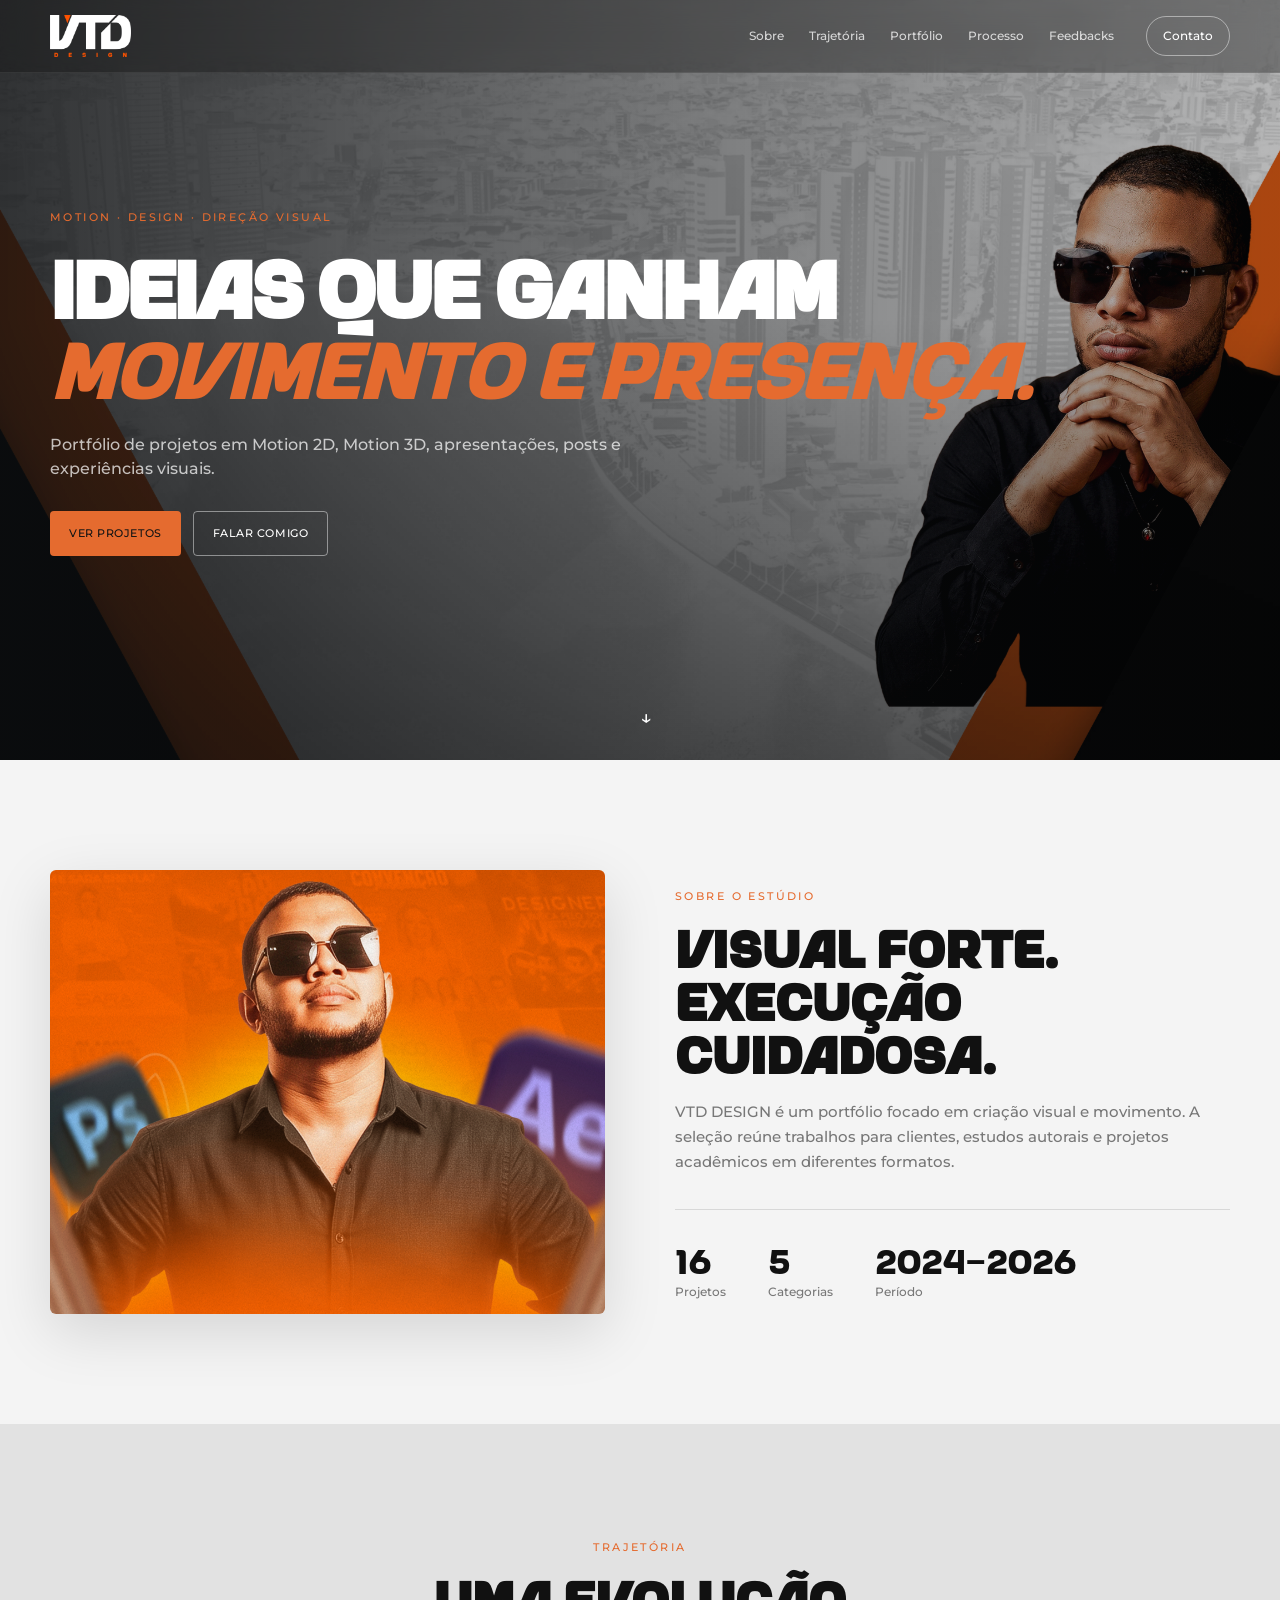
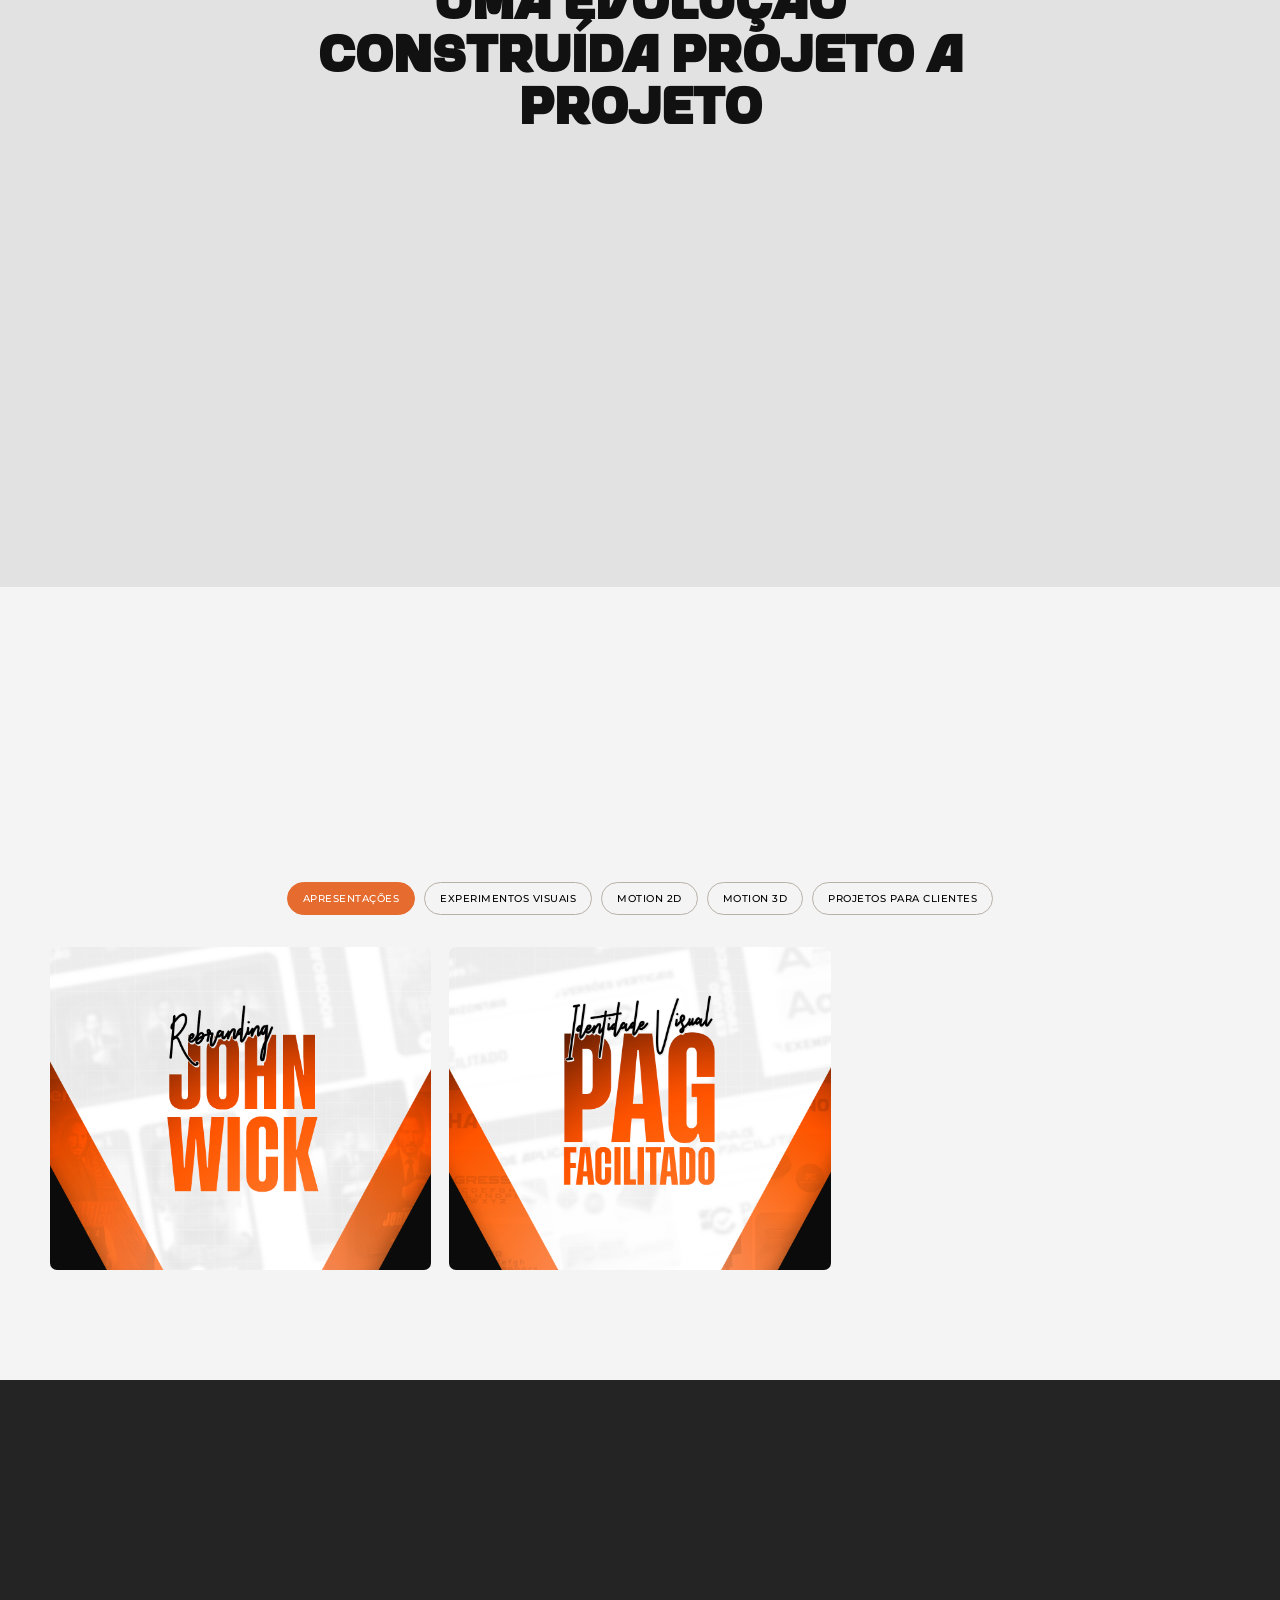
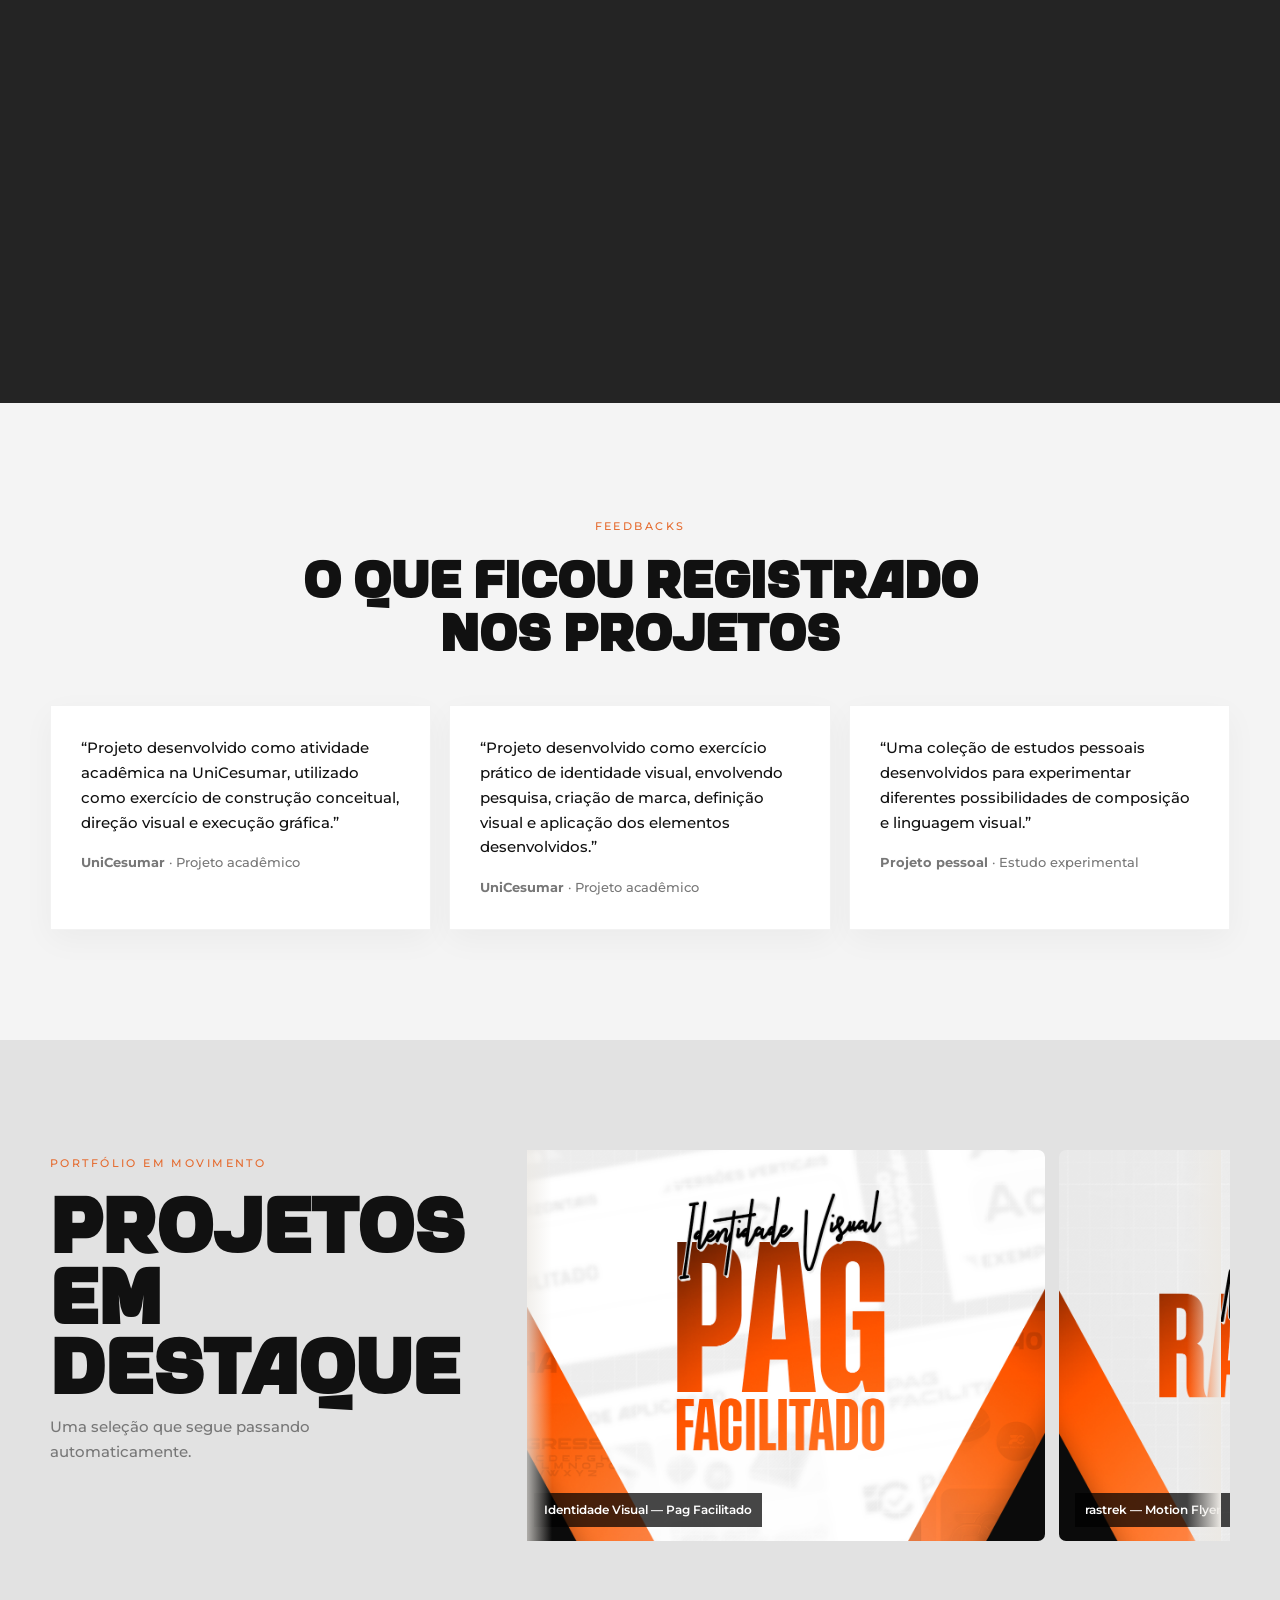
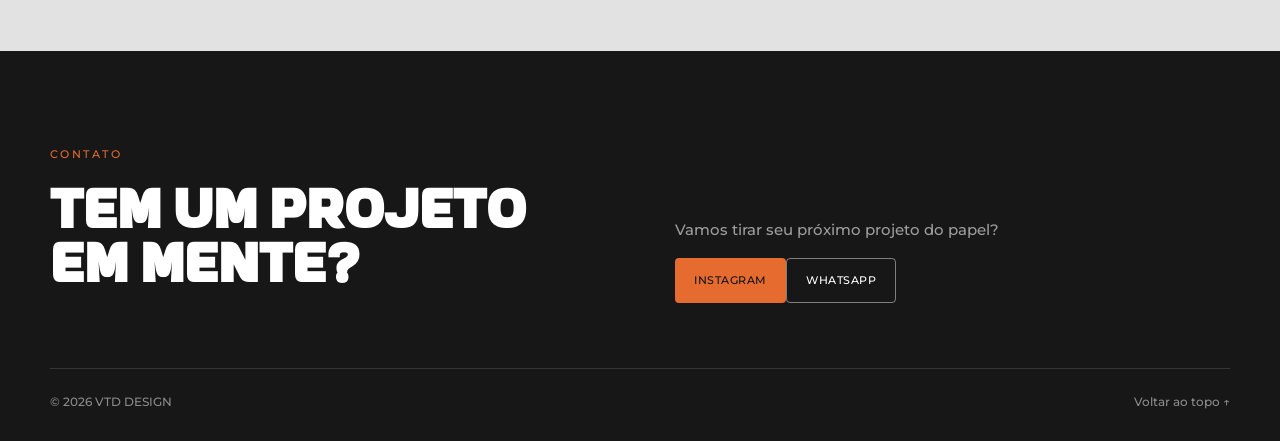
<file: index.html>
<!doctype html>
<html lang="pt-BR">
<head>
  <meta charset="utf-8">
  <meta name="viewport" content="width=device-width,initial-scale=1">
  <meta name="description" content="VTD DESIGN — portfólio de Motion Design, Design Gráfico e projetos visuais.">
  <meta name="theme-color" content="#f4f1ec">
  <title>VTD DESIGN — Portfólio</title>
  <link rel="icon" href="assets/favicon.png">
    <link rel="stylesheet" href="css/fonts.css">
  <link rel="stylesheet" href="css/site.css">
</head>
<body>
<header class="topbar" id="topo">
  <div class="shell nav-wrap">
    <a class="brand" href="#topo">
  <img src="assets/vtd-logo.png" alt="VTD Design">
</a>
    <nav class="desktop-nav" aria-label="Navegação principal">
      <a href="#sobre">Sobre</a><a href="#trajetoria">Trajetória</a><a href="#trabalhos">Portfólio</a><a href="#processo">Processo</a><a href="#feedbacks">Feedbacks</a>
    </nav>
    <a class="contact-pill" href="#contato">Contato</a>
  </div>
</header>

<main>

<section class="hero section-dark" id="hero">

  <div class="hero-background" id="heroBackground" aria-hidden="true">
    <img id="heroImage" src="assets/home-hero.jpg" alt="">
  </div>

  <div class="hero-overlay" aria-hidden="true"></div>

  <div class="shell hero-grid hero-single">

    <div class="hero-copy reveal">

      <span class="eyebrow">
        MOTION · DESIGN · DIREÇÃO VISUAL
      </span>

      <h1>
        Ideias que ganham<br>
        <em>movimento e presença.</em>
      </h1>

      <p>
        Portfólio de projetos em Motion 2D, Motion 3D,
        apresentações, posts e experiências visuais.
      </p>

      <div class="hero-actions">
        <a class="btn btn-accent" href="#trabalhos">
          Ver projetos
        </a>

        <a class="btn btn-ghost" href="#contato">
          Falar comigo
        </a>
      </div>

    </div>

  </div>

  <a href="#sobre" class="scroll-cue" aria-label="Ir para Sobre">
    ↓
  </a>

</section>

<section class="section light" id="sobre">
  <div class="shell about-grid">
    <div class="about-visual reveal"><div class="frame"><img data-project-img="2" src="assets/placeholder.jpg" alt="Trabalho visual"></div></div>
    <div class="about-copy reveal">
      <span class="eyebrow brown">SOBRE O ESTÚDIO</span>
      <h2>Visual forte.<br>Execução cuidadosa.</h2>
      <p>VTD DESIGN é um portfólio focado em criação visual e movimento. A seleção reúne trabalhos para clientes, estudos autorais e projetos acadêmicos em diferentes formatos.</p>
      <div class="stats"><div><strong id="projectCount">—</strong><span>Projetos</span></div><div><strong id="categoryCount">—</strong><span>Categorias</span></div><div><strong id="yearRange">—</strong><span>Período</span></div></div>
    </div>
  </div>
</section>

<section class="section career" id="trajetoria">
  <div class="shell">
    <div class="section-head center reveal"><span class="eyebrow brown">TRAJETÓRIA</span><h2>Uma evolução construída projeto a projeto</h2></div>
    <div class="career-grid">
      <article class="career-card reveal"><span>01</span><h3>Projetos acadêmicos</h3><p>Exploração de direção de arte, identidade visual, tipografia, apresentações e motion aplicada a briefings acadêmicos.</p></article>
      <article class="career-card reveal"><span>02</span><h3>Projetos autorais</h3><p>Estudos de tracking, integração 3D, shaders, iluminação, composição e experimentação visual.</p></article>
      <article class="career-card reveal"><span>03</span><h3>Trabalhos para clientes</h3><p>Peças para redes sociais, vídeos comerciais, campanhas, animação de marcas e apresentações institucionais.</p></article>
    </div>
  </div>
</section>

<section class="section light" id="trabalhos">
  <div class="shell">
    <div class="section-head center reveal"><span class="eyebrow brown">PORTFÓLIO</span><h2>Projetos selecionados</h2><p>Filtre por categoria e abra qualquer projeto para ver os detalhes.</p></div>
    <div class="filters" id="filters"></div>
    <div class="projects-grid" id="projectsGrid"><div class="loading">Carregando projetos…</div></div>
  </div>
</section>

<section class="section process" id="processo">
  <div class="shell">
    <div class="section-head center inverse reveal"><span class="eyebrow warm">PROCESSO</span><h2>Da ideia ao resultado</h2><p>Uma estrutura simples para transformar intenção em comunicação visual.</p></div>
    <div class="process-grid"><div class="step reveal"><b>01</b><h3>Entender</h3><p>Objetivo, público, mensagem e referências.</p></div><div class="step reveal"><b>02</b><h3>Direcionar</h3><p>Conceito, linguagem e organização visual.</p></div><div class="step reveal"><b>03</b><h3>Criar</h3><p>Design, animação, composição e refinamento.</p></div><div class="step reveal"><b>04</b><h3>Entregar</h3><p>Finalização adequada ao formato e à aplicação.</p></div></div>
  </div>
</section>

<section class="section light" id="feedbacks">
  <div class="shell">
    <div class="section-head center reveal"><span class="eyebrow brown">FEEDBACKS</span><h2>O que ficou registrado nos projetos</h2></div>
    <div class="testimonials" id="testimonials"></div>
  </div>
</section>

<section class="section latest" id="ultimos">
  <div class="shell latest-shell">
    <div class="latest-title reveal"><span class="eyebrow brown">PORTFÓLIO EM MOVIMENTO</span><h2>Projetos<br>em destaque</h2><p>Uma seleção que segue passando automaticamente.</p></div>
    <div class="carousel-wrap reveal"><div class="carousel" id="carousel" aria-label="Projetos em destaque"></div></div>
  </div>
</section>
</main>

<footer id="contato">
  <div class="shell footer-grid"><div><span class="eyebrow warm">CONTATO</span><h2>Tem um projeto em mente?</h2></div><div><p>Vamos tirar seu próximo projeto do papel?</p><div class="footer-contact-links"><a class="btn btn-accent" href="https://www.instagram.com/vtd.design/" target="_blank" rel="noopener noreferrer">Instagram</a><a class="btn btn-ghost" href="https://wa.link/up0y8b" target="_blank" rel="noopener noreferrer">WhatsApp</a></div></div></div>
  <div class="shell footer-bottom"><span>© <span id="year"></span> VTD DESIGN</span><a href="#topo">Voltar ao topo ↑</a></div>
</footer>
<script src="js/site.js"></script>
</body>
</html>
</file>
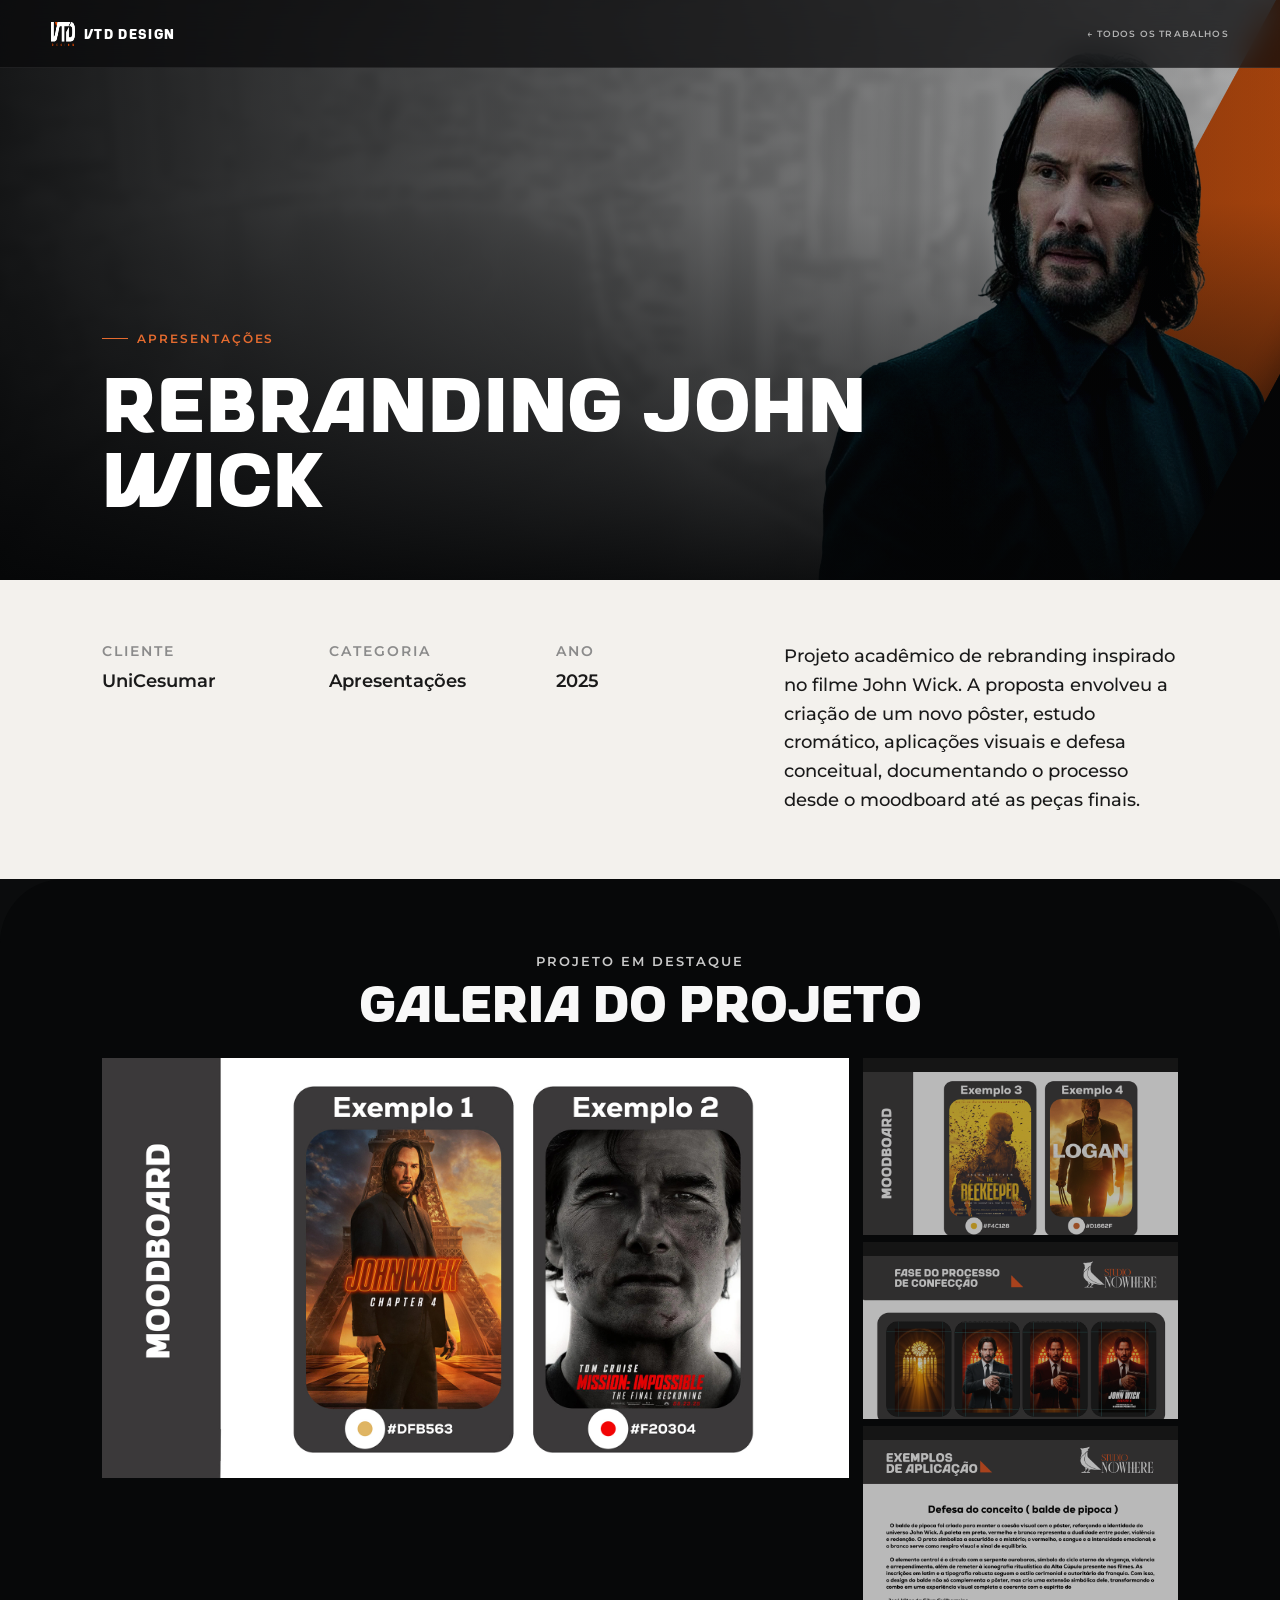
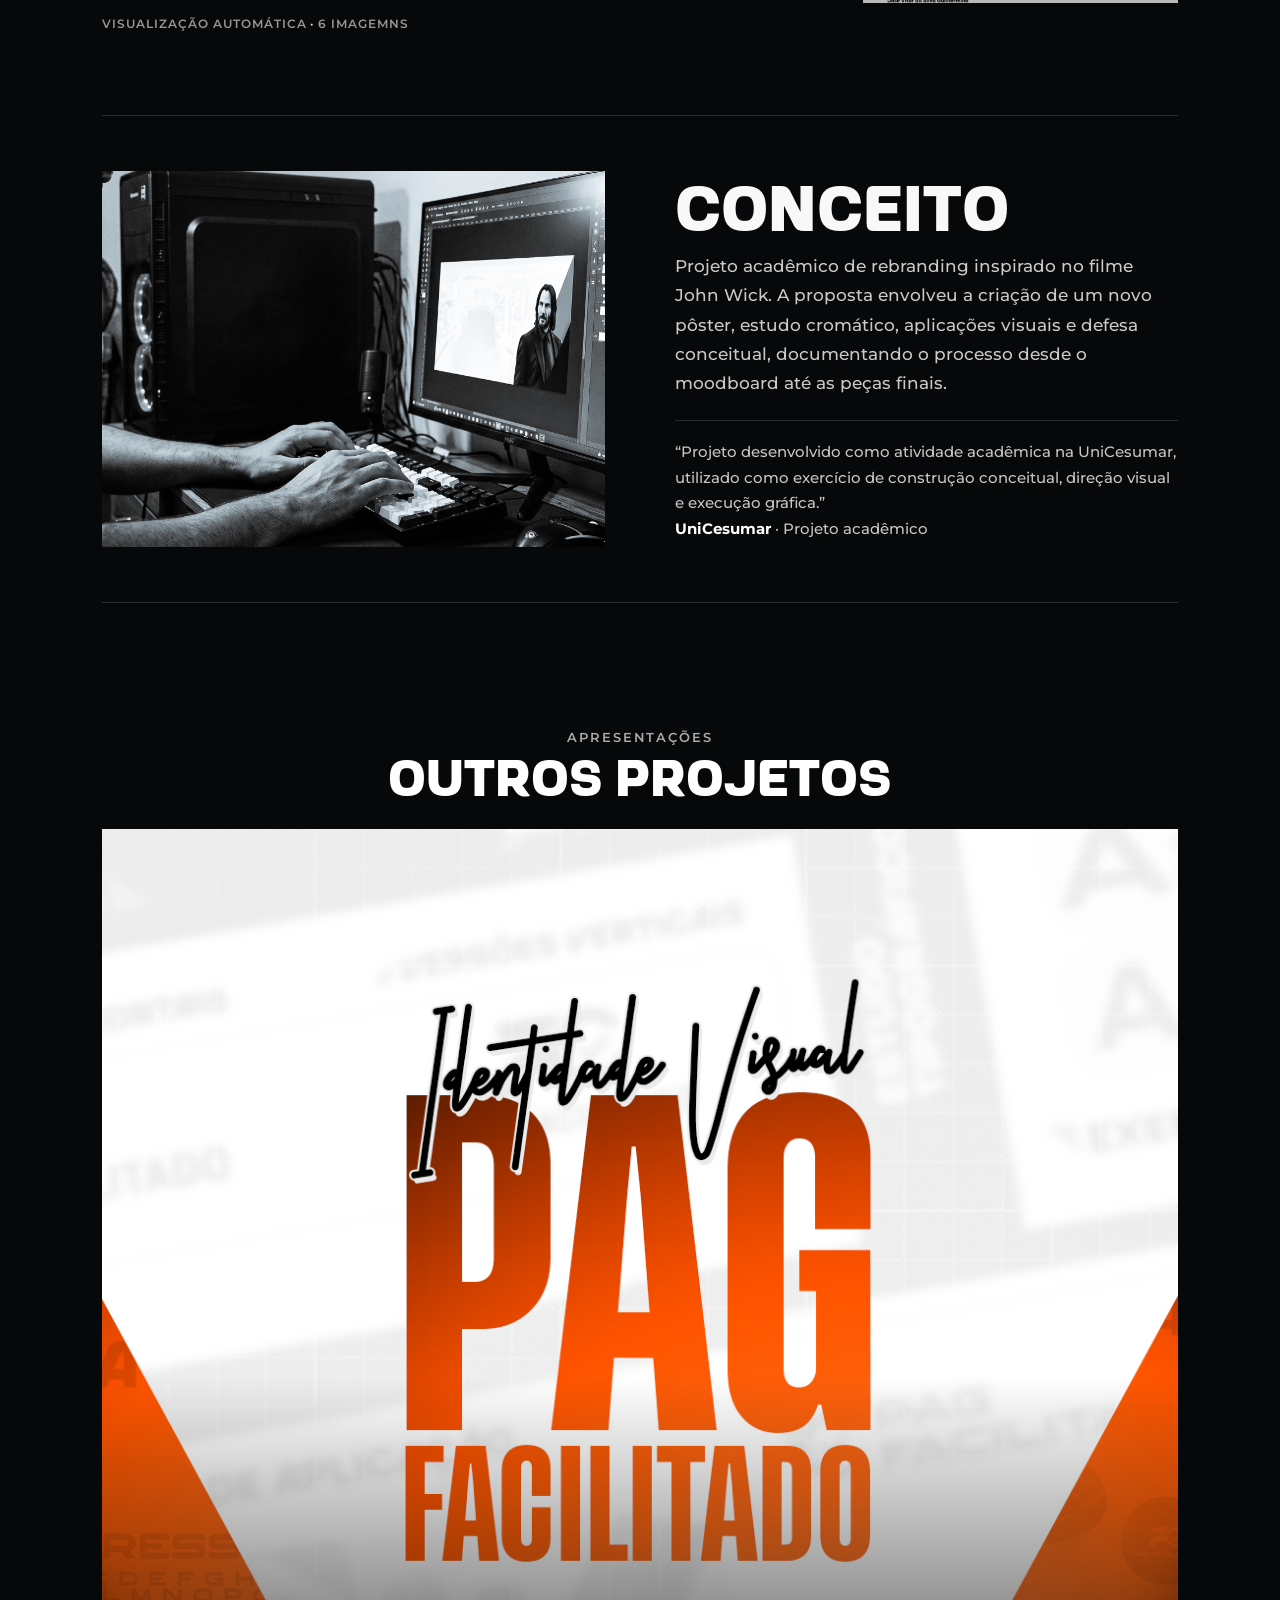
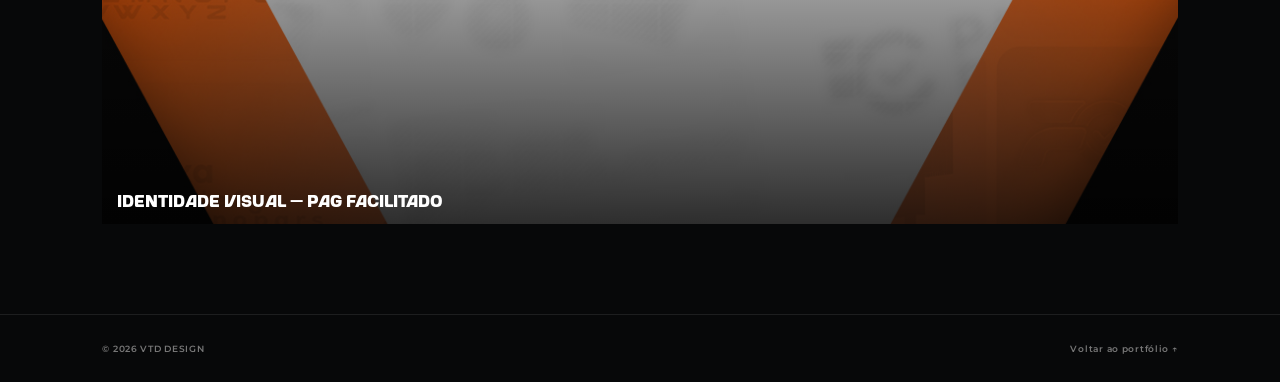
<file: project.html>
<!doctype html>
<html lang="pt-BR">
<head>
  <meta charset="utf-8">
  <meta name="viewport" content="width=device-width,initial-scale=1">
  <meta name="theme-color" content="#0b0b0b">
  <meta name="description" content="Projeto — VTD DESIGN">
  <title>Projeto — VTD DESIGN</title>
  <link rel="icon" href="assets/favicon.png">
  <link rel="stylesheet" href="css/fonts.css">
  <link rel="stylesheet" href="css/project.css">
</head>
<body>
<header class="project-nav">
  <a class="brand" href="index.html"><img src="assets/vtd-logo.png" alt=""><span>VTD DESIGN</span></a>
  <a class="back-link" href="index.html#trabalhos">← TODOS OS TRABALHOS</a>
</header>
<main id="projectRoot"><div class="loading">Carregando projeto…</div></main>
<footer class="project-footer">
  <span>© <span id="year"></span> VTD DESIGN</span>
  <a href="index.html#trabalhos">Voltar ao portfólio ↑</a>
</footer>
<script src="js/project.js"></script>
</body>
</html>
</file>
<file: css/fonts.css>
@font-face{font-family:'Montserrat Local';src:url('../assets/fonts/Montserrat-Regular.ttf') format('truetype');font-weight:400;font-style:normal;font-display:swap}
@font-face{font-family:'Montserrat Local';src:url('../assets/fonts/Montserrat-Medium.ttf') format('truetype');font-weight:500;font-style:normal;font-display:swap}
@font-face{font-family:'Montserrat Local';src:url('../assets/fonts/Montserrat-SemiBold.ttf') format('truetype');font-weight:600;font-style:normal;font-display:swap}
@font-face{font-family:'Montserrat Local';src:url('../assets/fonts/Montserrat-Bold.ttf') format('truetype');font-weight:700;font-style:normal;font-display:swap}
@font-face{font-family:'Varien';src:url('../assets/fonts/Varien.otf') format('opentype');font-weight:400;font-style:normal;font-display:swap}
</file>
<file: css/site.css>
:root{--ink:#111111;--paper:#f4f4f4;--white:#ffffff;--muted:#777777;--accent:#e56b2f;--dark:#242424;--line:rgba(20,20,20,.12);--radius:10px;--shadow:0 18px 60px rgba(0,0,0,.13)}*{box-sizing:border-box}html{scroll-behavior:smooth}body{margin:0;background:var(--paper);color:var(--ink);font-family:'Montserrat Local',sans-serif;font-weight:500;line-height:1.5}img{display:block;max-width:100%}a{color:inherit;text-decoration:none}.shell{width:min(1180px,calc(100% - 40px));margin:auto}.topbar{position:fixed;z-index:30;inset:0 0 auto;background:rgba(20,20,20,.38);backdrop-filter:blur(14px);color:white;border-bottom:1px solid rgba(255,255,255,.08)}.nav-wrap{height:72px;display:flex;align-items:center;gap:32px}.brand{display:flex;align-items:center;gap:10px;font:400 14px 'Varien';letter-spacing:.15em}.brand img{display:block;width:auto;height:42px;max-width:190px;object-fit:contain;flex-shrink:0}.desktop-nav{display:flex;gap:25px;margin-left:auto;font-size:12px}.desktop-nav a{opacity:.76;transition:.25s}.desktop-nav a:hover{opacity:1}.contact-pill{font-size:12px;border:1px solid rgba(255,255,255,.45);padding:10px 16px;border-radius:999px}.section{padding:110px 0}.section-dark{background:#242424;color:white}.hero{min-height:760px;display:flex;align-items:center;position:relative;overflow:hidden;background:#171716;color:white}.hero-background{position:absolute;inset:-22px;overflow:hidden;transform:scale(1.05);will-change:transform;transition:transform .55s cubic-bezier(.2,.7,.2,1)}.hero-background img{width:100%;height:100%;object-fit:cover;filter:saturate(.82) contrast(1.04)}.hero-overlay{position:absolute;inset:0;background:linear-gradient(90deg,rgba(12,14,16,.84) 0%,rgba(12,14,16,.58) 43%,rgba(12,14,16,.24) 100%),linear-gradient(to top,rgba(0,0,0,.5),rgba(0,0,0,.06) 58%);z-index:1}.hero-grid{display:grid;grid-template-columns:1fr;align-items:center;position:relative;z-index:2}.hero-single{min-height:760px}.eyebrow{font:500 10px 'Montserrat Local';letter-spacing:.22em;color:var(--accent)}.eyebrow.brown{color:var(--accent)}.eyebrow.warm{color:var(--accent)}.hero h1,.section h2,footer h2{font-family:'Varien','Montserrat Local',sans-serif}.hero h1{font-size:clamp(52px,6.3vw,92px);line-height:.98;margin:20px 0 26px;letter-spacing:-.04em}.hero h1 em{font-weight:500;color:var(--accent)}.hero-copy p{font-size:16px;max-width:590px;color:rgba(255,255,255,.72)}.hero-actions{display:flex;gap:12px;margin-top:30px}.btn{display:inline-flex;align-items:center;justify-content:center;min-height:45px;padding:0 19px;border-radius:4px;font-size:11px;font-weight:700;letter-spacing:.05em;text-transform:uppercase}.btn-accent{background:var(--accent);color:#141414}.btn-ghost{border:1px solid rgba(255,255,255,.45);color:white}.scroll-cue{position:absolute;bottom:28px;left:50%;z-index:3;font-size:20px}.light{background:var(--paper)}.about-grid{display:grid;grid-template-columns:1fr 1fr;gap:70px;align-items:center}.frame{aspect-ratio:1.25/1;overflow:hidden;border-radius:6px;box-shadow:var(--shadow)}.frame img{width:100%;height:100%;object-fit:cover}.about-copy h2,.section-head h2{font-size:clamp(38px,4vw,60px);line-height:1.03;margin:15px 0 20px}.about-copy p,.section-head p{color:var(--muted)}.stats{display:flex;gap:42px;margin-top:34px;padding-top:28px;border-top:1px solid var(--line)}.stats div{display:flex;flex-direction:column}.stats strong{font:400 34px 'Varien'}.stats span{font-size:11px;color:var(--muted)}.career{background:#e2e2e2}.section-head.center{text-align:center;max-width:700px;margin:0 auto 48px}.career-grid{display:grid;grid-template-columns:repeat(3,1fr);gap:22px}.career-card{background:rgba(255,255,255,.58);padding:34px;border:1px solid rgba(0,0,0,.06);min-height:245px}.career-card span,.step b{font:400 32px 'Varien';color:var(--accent)}.career-card h3,.step h3{font:500 18px 'Montserrat Local';margin:35px 0 12px}.career-card p,.step p{color:var(--muted);font-size:14px}.filters{display:flex;justify-content:center;gap:9px;flex-wrap:wrap;margin-bottom:32px}.filter-btn{border:1px solid #b8b1a8;background:transparent;border-radius:999px;padding:9px 15px;font:600 10px 'Montserrat Local';text-transform:uppercase;letter-spacing:.05em;cursor:pointer}.filter-btn.active,.filter-btn:hover{background:var(--accent);border-color:var(--accent);color:white}.projects-grid{display:grid;grid-template-columns:repeat(3,1fr);gap:18px}.project-card{position:relative;aspect-ratio:1.18/1;overflow:hidden;border-radius:7px;cursor:pointer;background:#333}.project-card video{width:100%;height:100%;object-fit:cover;position:absolute;inset:0}.project-card img{width:100%;height:100%;object-fit:cover;transition:transform .45s cubic-bezier(.2,.7,.2,1)}.project-card:hover img{transform:scale(1.06)}.project-card:after{content:"";position:absolute;inset:auto 0 0;height:52%;background:linear-gradient(transparent,rgba(0,0,0,.76));opacity:0;transition:.3s}.project-info{position:absolute;z-index:2;left:18px;right:18px;bottom:16px;color:white;transform:translateY(15px);opacity:0;transition:.3s}.project-card:hover:after,.project-card:hover .project-info{opacity:1}.project-card:hover .project-info{transform:none}.project-info h3{margin:0 0 3px;font:500 17px 'Montserrat Local'}.project-info p{margin:0;font-size:11px;opacity:.8}.process{background:var(--dark);color:white}.inverse p,.step p{color:rgba(255,255,255,.55)}.process-grid{display:grid;grid-template-columns:repeat(4,1fr);gap:28px;margin-top:65px}.step{padding-top:22px;border-top:1px solid rgba(255,255,255,.2)}.step b{color:var(--accent)}.testimonials{display:grid;grid-template-columns:repeat(3,1fr);gap:18px}.quote{background:white;border:1px solid rgba(0,0,0,.05);padding:30px;box-shadow:0 10px 30px rgba(0,0,0,.04)}.quote p{font-family:'Montserrat Local',sans-serif;font-weight:500;font-style:normal;font-size:15px;line-height:1.65;margin-top:0}.quote small{color:var(--muted)}.latest{background:#e2e2e2}.latest-shell{display:grid;grid-template-columns:.75fr 1.25fr;gap:55px;align-items:start}.latest-title h2{font-family:'Varien','Montserrat Local',sans-serif;font-size:clamp(48px,6vw,82px);line-height:.92;text-transform:uppercase;margin:14px 0}.latest-title p{color:var(--muted);max-width:290px}.carousel-wrap{position:relative;overflow:hidden}.carousel{display:flex;gap:14px;overflow:hidden;scroll-behavior:smooth;scroll-snap-type:x mandatory}.slide{min-width:75%;aspect-ratio:1.35/1;position:relative;overflow:hidden;border-radius:7px;background:#ccc;scroll-snap-align:start}.slide img{width:100%;height:100%;object-fit:cover;transition:.45s}.slide:hover img{transform:scale(1.05)}.slide span{position:absolute;left:16px;bottom:14px;background:rgba(0,0,0,.72);color:white;padding:8px 10px;font-size:11px}footer{background:#171717;color:white;padding:90px 0 30px}.footer-grid{display:grid;grid-template-columns:1fr 1fr;gap:70px;align-items:end}.footer-grid h2{font-size:54px;line-height:1;margin:15px 0}.footer-grid p{color:rgba(255,255,255,.58);max-width:470px}.footer-bottom{display:flex;justify-content:space-between;border-top:1px solid rgba(255,255,255,.13);padding-top:24px;margin-top:65px;font-size:11px;color:rgba(255,255,255,.5)}.reveal{opacity:0;transform:translateY(20px);transition:.7s ease}.reveal.visible{opacity:1;transform:none}.loading{text-align:center;grid-column:1/-1;padding:50px;color:var(--muted)}@media(max-width:900px){.desktop-nav{display:none}.hero{min-height:auto;padding:130px 0 80px}.hero-grid,.about-grid,.latest-shell,.footer-grid{grid-template-columns:1fr}.career-grid,.projects-grid,.testimonials{grid-template-columns:repeat(2,1fr)}.process-grid{grid-template-columns:repeat(2,1fr)}.latest-title h2{font-size:56px}}@media(max-width:620px){.shell{width:min(100% - 26px,1180px)}.section{padding:78px 0}.contact-pill{margin-left:auto}.hero h1{font-size:48px}.hero-actions{flex-wrap:wrap}.career-grid,.projects-grid,.testimonials,.process-grid{grid-template-columns:1fr}.project-card{aspect-ratio:1.1/1}.project-card:after,.project-info{opacity:1}.project-info{transform:none}.stats{gap:22px}.stats strong{font-size:27px}.slide{min-width:90%}.footer-grid h2{font-size:43px}}

/* Font hierarchy: Varien for display titles, Montserrat for readable copy */
h1,h2,h3,.latest-title h2,.hero h1{font-family:'Varien','Montserrat Local',sans-serif}
p,small,.project-info,.filter-btn,.btn,.desktop-nav,.contact-pill,.quote{font-family:'Montserrat Local',sans-serif;font-weight:500}
.carousel:before,.carousel:after{content:'';position:absolute;top:0;bottom:0;width:34px;pointer-events:none;z-index:2}.carousel:before{left:0;background:linear-gradient(90deg,#ece9e4,transparent)}.carousel:after{right:0;background:linear-gradient(270deg,#ece9e4,transparent)}

/* Cards recebem animação de entrada após serem gerados pelo JS */
.project-card{opacity:0;transform:translateY(24px);transition:opacity .65s ease,transform .65s ease,box-shadow .3s ease}.project-card.visible{opacity:1;transform:none}.project-card:hover{box-shadow:0 18px 45px rgba(0,0,0,.18)}

/* V8 — ajustes finais: tipografia legível e roleta contínua */
body,.desktop-nav,.contact-pill,.eyebrow,.hero-copy p,.btn,.about-copy p,.section-head p,.stats span,.career-card h3,.career-card p,.step h3,.step p,.filter-btn,.project-info,.project-info h3,.project-info p,.quote,.quote p,.quote small,.latest-title p,.slide span,.footer-grid p,.footer-bottom{font-family:'Montserrat Local',sans-serif;font-weight:500}
.career-card h3,.step h3{font-size:18px}.desktop-nav,.contact-pill{font-size:12px}.eyebrow{font-size:11px}.stats span,.project-info p,.slide span,.footer-bottom{font-size:12px}.about-copy p,.section-head p,.career-card p,.step p,.latest-title p,.footer-grid p{font-size:15px;line-height:1.65}
.carousel{position:relative;scroll-snap-type:none;scrollbar-width:none}.carousel::-webkit-scrollbar{display:none}.slide{flex:0 0 75%;scroll-snap-align:none}.slide span{font-family:'Montserrat Local',sans-serif;font-weight:600}
.project-card img{transition:transform .45s cubic-bezier(.2,.7,.2,1),opacity .18s ease}.project-card:focus-visible{outline:2px solid var(--accent);outline-offset:3px}
@media(max-width:620px){.slide{flex-basis:90%}.eyebrow{font-size:10px}}
</file>
<file: css/project.css>
:root{--ink:#0b0c0d;--paper:#f3f1ed;--paper2:#e9e7e2;--white:#fff;--muted:#8d8d8d;--line:rgba(255,255,255,.14);--darkline:rgba(0,0,0,.12);--accent:#e56b2f;--display:'Varien','Montserrat Local',sans-serif;--body:'Montserrat Local',sans-serif;--ease:cubic-bezier(.2,.72,.2,1)}
*{box-sizing:border-box}html{background:var(--ink);scroll-behavior:smooth}body{margin:0;background:var(--ink);color:var(--white);font-family:var(--body);font-weight:500;overflow-x:hidden}a{text-decoration:none;color:inherit}img,video{display:block;max-width:100%}.loading{min-height:70vh;display:grid;place-items:center;color:var(--muted);font:500 12px var(--body);letter-spacing:.12em;text-transform:uppercase}
.project-nav{height:68px;padding:0 clamp(16px,4vw,52px);position:fixed;top:0;left:0;right:0;z-index:20;display:flex;align-items:center;justify-content:space-between;background:rgba(10,10,11,.74);backdrop-filter:blur(15px);border-bottom:1px solid rgba(255,255,255,.08)}.brand{display:flex;align-items:center;gap:9px;font:400 13px var(--display);letter-spacing:.1em}.brand img{width:24px;height:24px}.back-link{font-size:9px;font-weight:600;letter-spacing:.13em;color:rgba(255,255,255,.64);transition:.25s}.back-link:hover{color:#fff}
.project-hero{min-height:580px;position:relative;overflow:hidden;display:flex;align-items:flex-end;padding:120px clamp(24px,8vw,120px) 66px}.project-hero-bg{position:absolute;inset:-24px;z-index:0;transform:scale(1.05);transition:transform .7s var(--ease)}.project-hero-bg img{width:100%;height:100%;object-fit:cover;filter:saturate(.82) contrast(1.05)}.project-hero-overlay{position:absolute;inset:0;z-index:1;background:linear-gradient(90deg,rgba(4,5,6,.92),rgba(4,5,6,.65) 48%,rgba(4,5,6,.28)),linear-gradient(to top,rgba(4,5,6,.9),rgba(4,5,6,.06) 65%)}.project-hero-content{position:relative;z-index:2;max-width:1000px}.project-kicker{display:flex;align-items:center;gap:9px;color:var(--accent);font-size:12px;font-weight:600;letter-spacing:.16em;text-transform:uppercase;margin-bottom:18px}.project-kicker:before{content:'';width:26px;height:1px;background:var(--accent)}.project-title{font-family:var(--display);font-weight:400;font-size:clamp(38px,6vw,88px);line-height:.98;letter-spacing:.01em;margin:0;text-transform:uppercase;max-width:1000px}
.project-details{background:var(--paper);color:#1a1a1a;padding:62px clamp(24px,8vw,120px) 64px}.project-meta{display:grid;grid-template-columns:repeat(3,minmax(120px,1fr)) 2fr;gap:30px;max-width:1180px;margin:auto}.meta-label{display:block;font-size:14px;letter-spacing:.14em;font-weight:600;color:#8b8b8b;text-transform:uppercase;margin-bottom:8px}.meta-value{font-size:18px;font-weight:600;line-height:1.5}.project-description{font-family:var(--body);font-size:18px;line-height:1.6;font-weight:500;max-width:520px;margin:0}
.project-showcase{background:#070809;color:#f8f8f8;padding:72px clamp(24px,8vw,120px) 84px;border-radius:64px 64px 0 0}.showcase-head{text-align:center;margin:0 auto 32px}.showcase-head .mini{font-size:13px;font-weight:600;letter-spacing:.15em;color:#c9c9c9;text-transform:uppercase}.showcase-head h2{font:400 clamp(28px,4vw,58px)/.96 var(--display);margin:7px 0 0;text-transform:uppercase}.showcase{max-width:1080px;margin:auto;display:grid;grid-template-columns:minmax(0,1.9fr) minmax(180px,.8fr);gap:14px;align-items:start}.showcase-main{background:#151515;overflow:hidden;position:relative;display:flex;align-items:center;justify-content:center;width:100%;height:auto;max-height:none}.showcase-main img{display:block;width:100%;height:auto;max-height:none;object-fit:contain;transition:opacity .35s var(--ease),transform .65s var(--ease)}.showcase-main.changing img{opacity:.35;transform:scale(1.025)}.showcase-stack{display:flex;flex-direction:column;gap:7px;overflow:hidden}.showcase-thumb{flex:1;min-height:0;overflow:hidden;background:#151515;position:relative;display:flex;align-items:center;justify-content:center}.showcase-thumb img{width:100%;height:auto;max-height:none;object-fit:contain;transition:transform .6s var(--ease),opacity .4s var(--ease)}.showcase-thumb.incoming img{transform:translateY(14px);opacity:.7}.showcase-empty{display:none}.showcase-caption{max-width:1080px;margin:13px auto 0;font-size:12px;letter-spacing:.08em;color:#969696;text-transform:uppercase}.showcase-caption span{color:#e7e7e7}
.video-showcase{max-width:1080px;margin:0 auto 18px}.video-main{background:#151515;display:grid;place-items:center;overflow:hidden}.video-main video{width:100%;height:auto;max-height:78vh;display:block;object-fit:contain;background:#000}.showcase-none{max-width:1080px;margin:0 auto;padding:80px 20px;text-align:center;background:#151515;color:#9a9a9a;font-size:12px}.showcase-stack.is-empty{display:none}.showcase:has(.showcase-stack.is-empty){grid-template-columns:1fr}.showcase:has(.showcase-stack.is-empty) .showcase-main{max-width:760px;margin:auto;width:100%}.showcase-caption{font-family:var(--body);font-weight:500}
.concept{background:#070809;color:#f8f8f8;padding:0 clamp(24px,8vw,120px) 90px}.concept-inner{max-width:1280px;margin:auto;padding:55px 0;border-top:1px solid var(--line);border-bottom:1px solid var(--line);display:grid;grid-template-columns:1fr 1fr;gap:70px;align-items:center}.concept-media{background:#171717;overflow:hidden}.concept-media img{width:100%;height:auto;object-fit:contain}.concept-copy h2{font:400 clamp(32px,5vw,70px)/.9 var(--display);text-transform:uppercase;margin:0 0 18px}.concept-copy p{max-width:560px;font-family:var(--body);font-weight:500;font-size:17px;line-height:1.72;color:#c9c9c9;margin:0}.feedback{margin-top:22px;padding-top:18px;border-top:1px solid var(--line);font-family:var(--body);font-weight:500;font-size:15px;line-height:1.7;color:#c5c5c5}.feedback strong{color:#fff}
.related{background:#070809;color:#fff;padding:34px clamp(24px,8vw,120px) 90px}.related-head{text-align:center;margin-bottom:28px}.related-head .mini{font-size:13px;letter-spacing:.15em;color:#aaa;text-transform:uppercase;font-weight:600}.related-head h2{font:400 clamp(30px,4vw,56px)/.94 var(--display);text-transform:uppercase;margin:6px 0 0}.related-rail{max-width:1080px;margin:auto;display:flex;gap:14px;overflow:hidden;scroll-behavior:smooth}.related-card{min-width:calc((100% - 28px)/3);aspect-ratio:1.08/1;position:relative;overflow:hidden;background:#181818;color:#fff}.related-card img{width:100%;height:100%;object-fit:cover;transition:transform .45s var(--ease)}.related-card:hover img{transform:scale(1.06)}.related-card:after{content:'';position:absolute;inset:auto 0 0;height:45%;background:linear-gradient(transparent,rgba(0,0,0,.82))}.related-card span{position:absolute;z-index:1;left:15px;right:15px;bottom:14px;font:400 17px/1.05 var(--display);text-transform:uppercase}.related-note{max-width:1080px;margin:13px auto 0;color:#8f8f8f;font-size:10px;letter-spacing:.06em}.project-footer{display:flex;justify-content:space-between;gap:20px;padding:28px clamp(24px,8vw,120px);font-size:9px;letter-spacing:.08em;color:#777;border-top:1px solid rgba(255,255,255,.09);background:#070809}.project-footer a:hover{color:#fff}
@media(max-width:800px){.video-main{min-height:0}.video-main video{max-height:58vh}.showcase-main img{object-fit:contain}.showcase-thumb img{object-fit:contain}.project-hero{min-height:470px;padding:110px 24px 45px}.project-details{padding:42px 24px}.project-meta{grid-template-columns:repeat(3,1fr)}.project-description{grid-column:1/-1}.project-showcase{padding:56px 18px 64px;border-radius:38px 38px 0 0}.showcase{grid-template-columns:1fr}.showcase-main{min-height:52vw;max-height:520px}.showcase-stack{min-height:auto;grid-template-columns:repeat(3,1fr);grid-template-rows:none;height:118px}.concept{padding:0 24px 72px}.concept-inner{grid-template-columns:1fr;gap:28px;padding:42px 0}.related{padding:20px 24px 72px}.related-card{min-width:82%}.project-footer{padding:24px;flex-direction:column}.back-link{font-size:8px}}
@media(max-width:520px){.project-title{font-size:42px}.project-meta{grid-template-columns:1fr 1fr;gap:22px}.showcase-stack{height:88px}.showcase-main{min-height:300px}.project-showcase{padding-left:12px;padding-right:12px}.related{padding-left:12px;padding-right:12px}.related-card{min-width:88%}}

.concept-media:empty{display:none}.concept-inner.no-concept-media{grid-template-columns:1fr}.concept-inner.no-concept-media .concept-copy{max-width:720px}
@media(max-width:800px){.meta-label{font-size:12px}.meta-value{font-size:16px}.project-description{font-size:16px}.showcase-main{max-height:none}.showcase-main img{max-height:none}.showcase-thumb img{max-height:150px}.project-kicker{font-size:11px}}

/* V8 — conceito sempre visual + separação total entre thumb/cover e galeria */
.concept-media{position:relative}.concept-media img{transition:transform 5s var(--ease);animation:conceptFloat 7s ease-in-out infinite alternate}.concept-media:hover img{transform:scale(1.035)}
@keyframes conceptFloat{from{transform:scale(1.01) translate3d(-4px,2px,0)}to{transform:scale(1.06) translate3d(5px,-4px,0)}}
.meta-label,.project-kicker,.showcase-head .mini,.showcase-caption,.related-head .mini,.back-link,.project-footer{font-family:var(--body);font-weight:600}
@media(max-width:800px){.meta-label{font-size:13px}.meta-value{font-size:17px}.project-description{font-size:17px}.showcase-head .mini,.related-head .mini{font-size:12px}}
</file>
